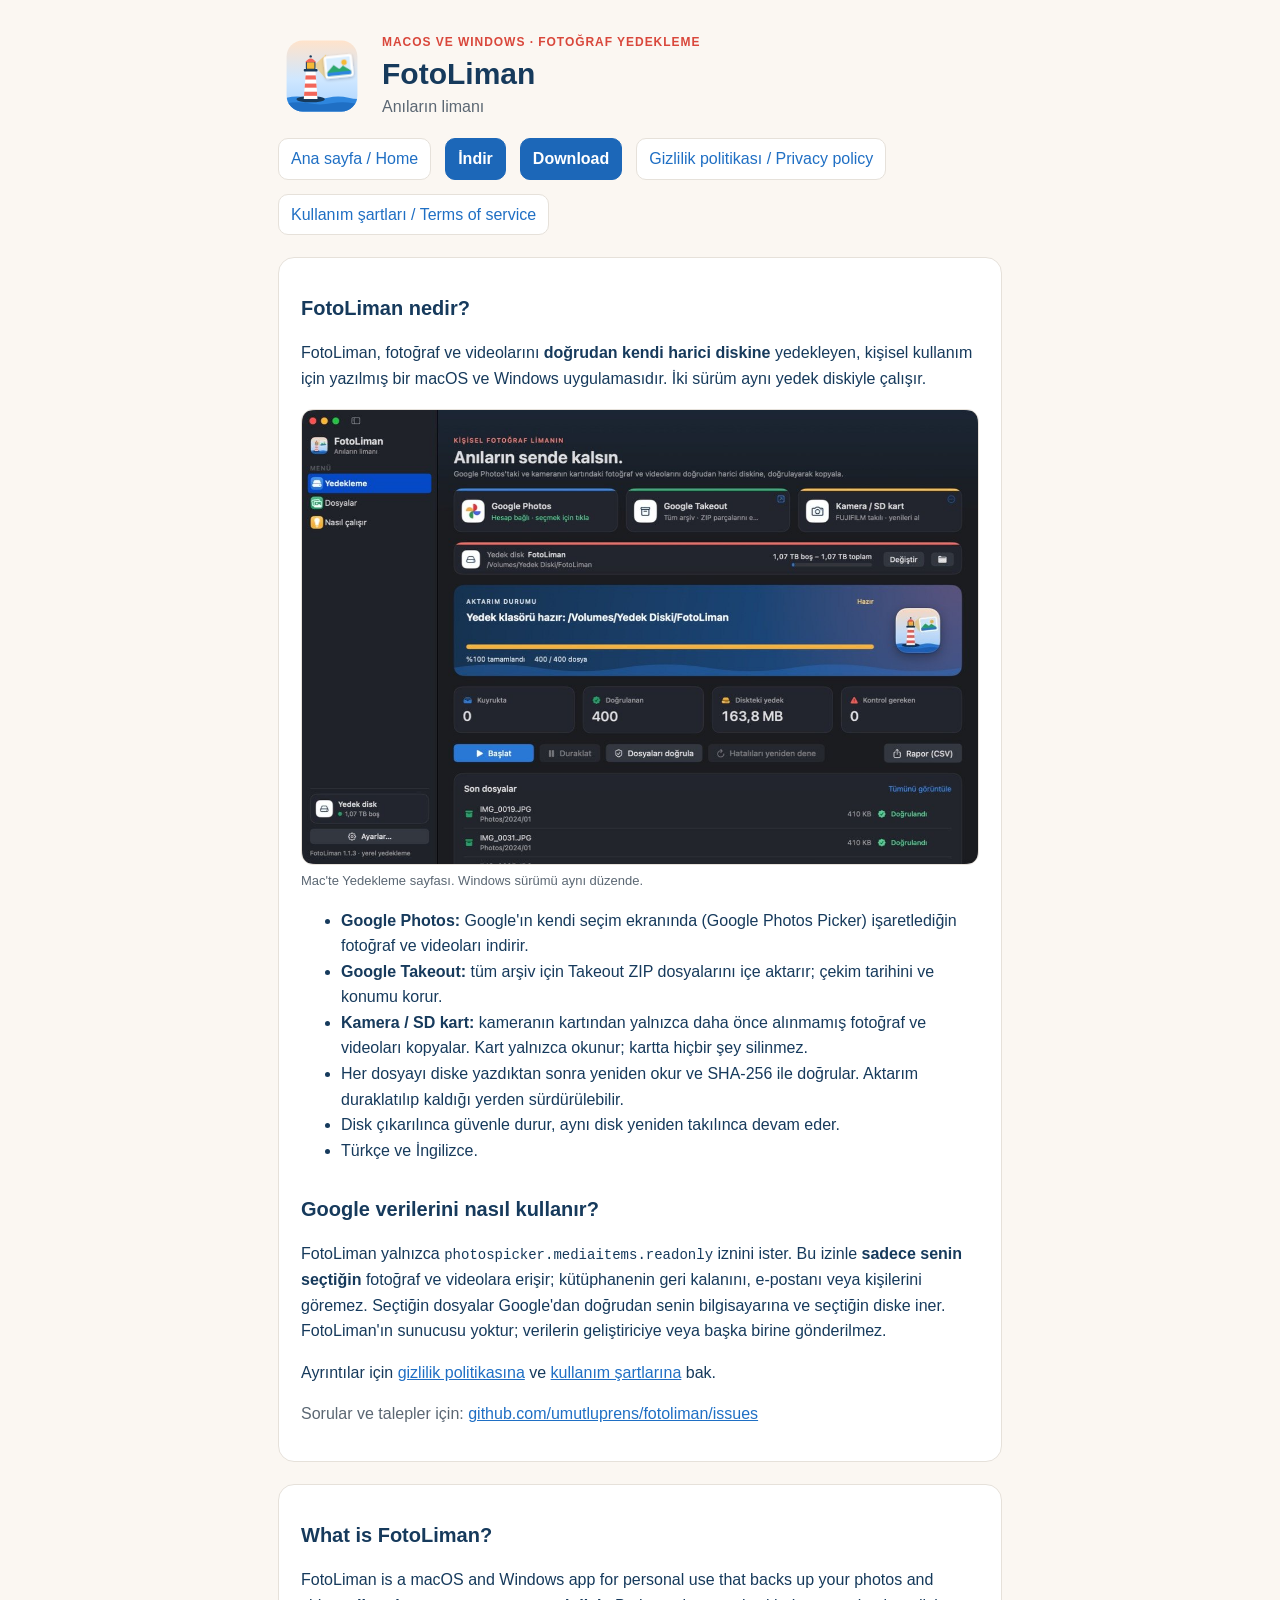
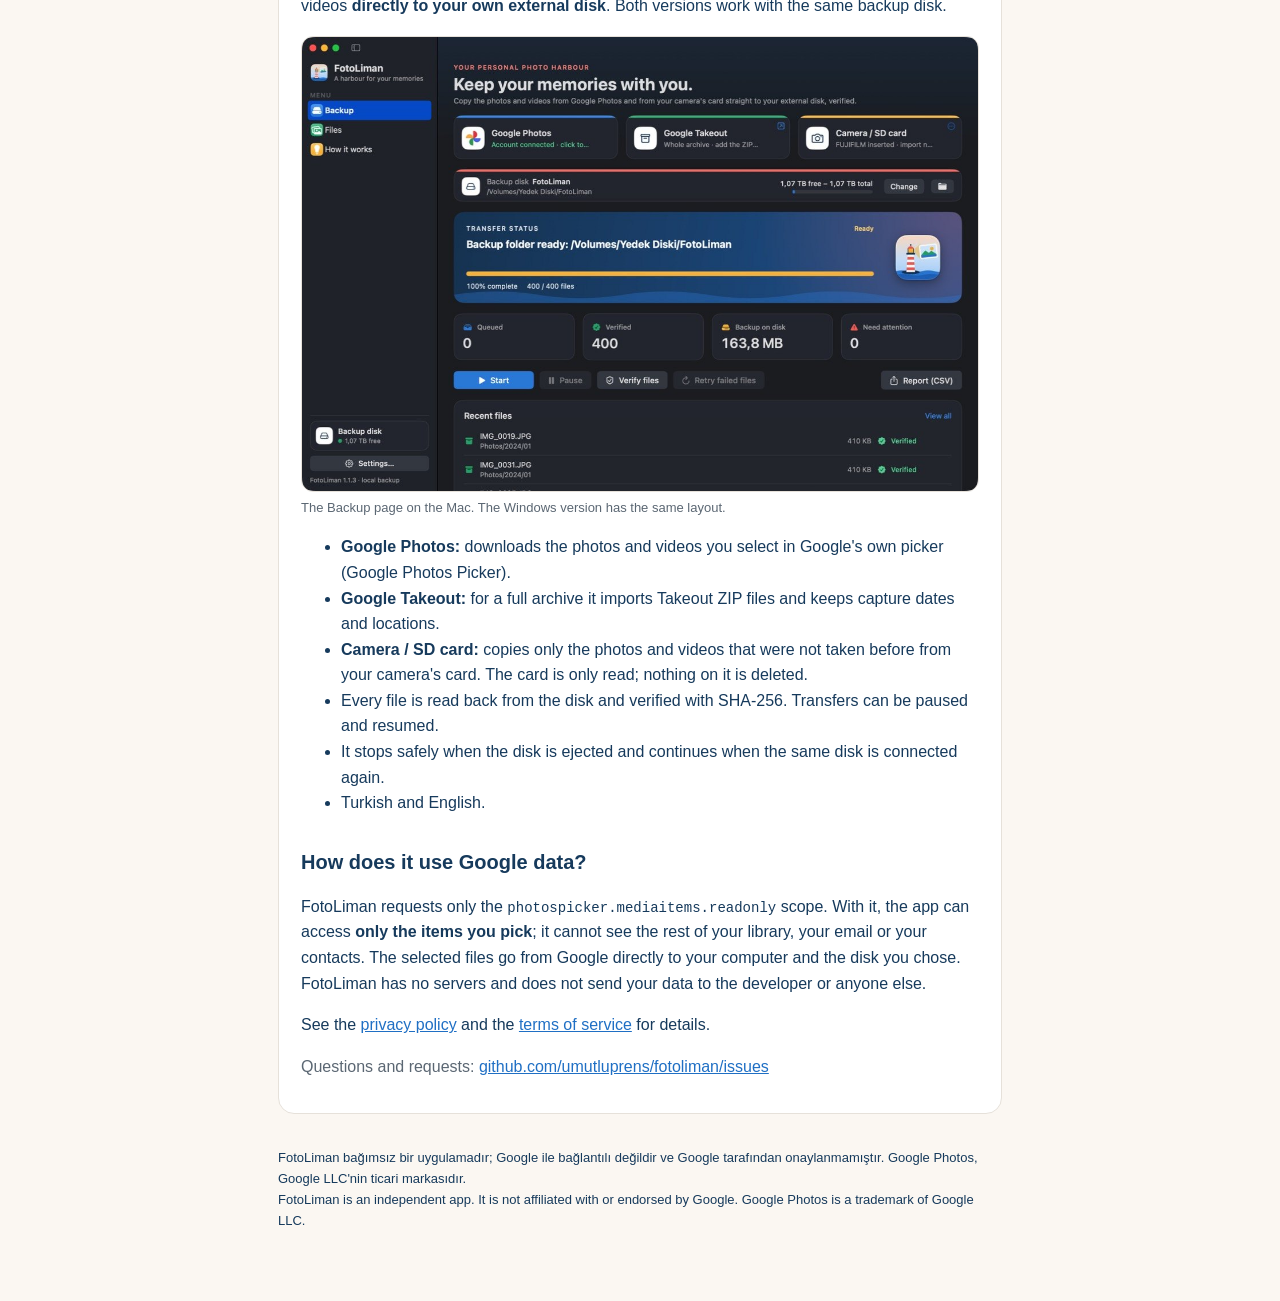
<file: index.html>
<!doctype html>
<html lang="tr">
<head>
<meta charset="utf-8">
<meta name="viewport" content="width=device-width, initial-scale=1">
<title>FotoLiman: fotoğraf yedekleme (macOS ve Windows)</title>
<meta name="description" content="FotoLiman, Google Photos'taki ve kamera kartındaki fotoğraf ve videoları doğrudan harici diske yedekleyen macOS ve Windows uygulaması.">
<link rel="stylesheet" href="style.css">
</head>
<body>
<main>
<header>
<img src="logo.svg" width="88" height="88" alt="FotoLiman logosu">
<div>
<p class="tag">MACOS VE WINDOWS · FOTOĞRAF YEDEKLEME</p>
<h1>FotoLiman</h1>
<p class="muted" style="margin:2px 0 0">Anıların limanı</p>
</div>
</header>
<nav>
<a href="./">Ana sayfa / Home</a>
<a href="indir/" style="background:#1C67B8;color:#fff;border-color:#1C67B8;font-weight:600">İndir</a>
<a href="download/" style="background:#1C67B8;color:#fff;border-color:#1C67B8;font-weight:600">Download</a>
<a href="privacy.html">Gizlilik politikası / Privacy policy</a>
<a href="terms.html">Kullanım şartları / Terms of service</a>
</nav>
<section class="lang" lang="tr">

<h2>FotoLiman nedir?</h2>
<p>FotoLiman, fotoğraf ve videolarını <strong>doğrudan kendi harici diskine</strong> yedekleyen, kişisel kullanım için yazılmış bir macOS ve Windows uygulamasıdır. İki sürüm aynı yedek diskiyle çalışır.</p>
<figure>
<img src="mac-tr.jpg" width="1181" height="792" alt="FotoLiman'ın Yedekleme sayfası: Google Photos, Google Takeout ve Kamera / SD kart düğmeleri, yedek disk, aktarım durumu">
<figcaption>Mac'te Yedekleme sayfası. Windows sürümü aynı düzende.</figcaption>
</figure>
<ul>
<li><strong>Google Photos:</strong> Google'ın kendi seçim ekranında (Google Photos Picker) işaretlediğin fotoğraf ve videoları indirir.</li>
<li><strong>Google Takeout:</strong> tüm arşiv için Takeout ZIP dosyalarını içe aktarır; çekim tarihini ve konumu korur.</li>
<li><strong>Kamera / SD kart:</strong> kameranın kartından yalnızca daha önce alınmamış fotoğraf ve videoları kopyalar. Kart yalnızca okunur; kartta hiçbir şey silinmez.</li>
<li>Her dosyayı diske yazdıktan sonra yeniden okur ve SHA-256 ile doğrular. Aktarım duraklatılıp kaldığı yerden sürdürülebilir.</li>
<li>Disk çıkarılınca güvenle durur, aynı disk yeniden takılınca devam eder.</li>
<li>Türkçe ve İngilizce.</li>
</ul>
<h2>Google verilerini nasıl kullanır?</h2>
<p>FotoLiman yalnızca <code>photospicker.mediaitems.readonly</code> iznini ister. Bu izinle <strong>sadece senin seçtiğin</strong> fotoğraf ve videolara erişir; kütüphanenin geri kalanını, e-postanı veya kişilerini göremez. Seçtiğin dosyalar Google'dan doğrudan senin bilgisayarına ve seçtiğin diske iner. FotoLiman'ın sunucusu yoktur; verilerin geliştiriciye veya başka birine gönderilmez.</p>
<p>Ayrıntılar için <a href="privacy.html">gizlilik politikasına</a> ve <a href="terms.html">kullanım şartlarına</a> bak.</p>
<p class="muted">Sorular ve talepler için: <a href="https://github.com/umutluprens/fotoliman/issues">github.com/umutluprens/fotoliman/issues</a></p>

</section>
<section class="lang" lang="en">

<h2>What is FotoLiman?</h2>
<p>FotoLiman is a macOS and Windows app for personal use that backs up your photos and videos <strong>directly to your own external disk</strong>. Both versions work with the same backup disk.</p>
<figure>
<img src="mac-en.jpg" width="1181" height="792" alt="FotoLiman's Backup page: Google Photos, Google Takeout and Camera / SD card buttons, backup disk and transfer status">
<figcaption>The Backup page on the Mac. The Windows version has the same layout.</figcaption>
</figure>
<ul>
<li><strong>Google Photos:</strong> downloads the photos and videos you select in Google's own picker (Google Photos Picker).</li>
<li><strong>Google Takeout:</strong> for a full archive it imports Takeout ZIP files and keeps capture dates and locations.</li>
<li><strong>Camera / SD card:</strong> copies only the photos and videos that were not taken before from your camera's card. The card is only read; nothing on it is deleted.</li>
<li>Every file is read back from the disk and verified with SHA-256. Transfers can be paused and resumed.</li>
<li>It stops safely when the disk is ejected and continues when the same disk is connected again.</li>
<li>Turkish and English.</li>
</ul>
<h2>How does it use Google data?</h2>
<p>FotoLiman requests only the <code>photospicker.mediaitems.readonly</code> scope. With it, the app can access <strong>only the items you pick</strong>; it cannot see the rest of your library, your email or your contacts. The selected files go from Google directly to your computer and the disk you chose. FotoLiman has no servers and does not send your data to the developer or anyone else.</p>
<p>See the <a href="privacy.html">privacy policy</a> and the <a href="terms.html">terms of service</a> for details.</p>
<p class="muted">Questions and requests: <a href="https://github.com/umutluprens/fotoliman/issues">github.com/umutluprens/fotoliman/issues</a></p>

</section>
<footer>
<p>FotoLiman bağımsız bir uygulamadır; Google ile bağlantılı değildir ve Google tarafından onaylanmamıştır. Google Photos, Google LLC'nin ticari markasıdır.<br>
FotoLiman is an independent app. It is not affiliated with or endorsed by Google. Google Photos is a trademark of Google LLC.</p>
</footer>
</main>
</body>
</html>
</file>
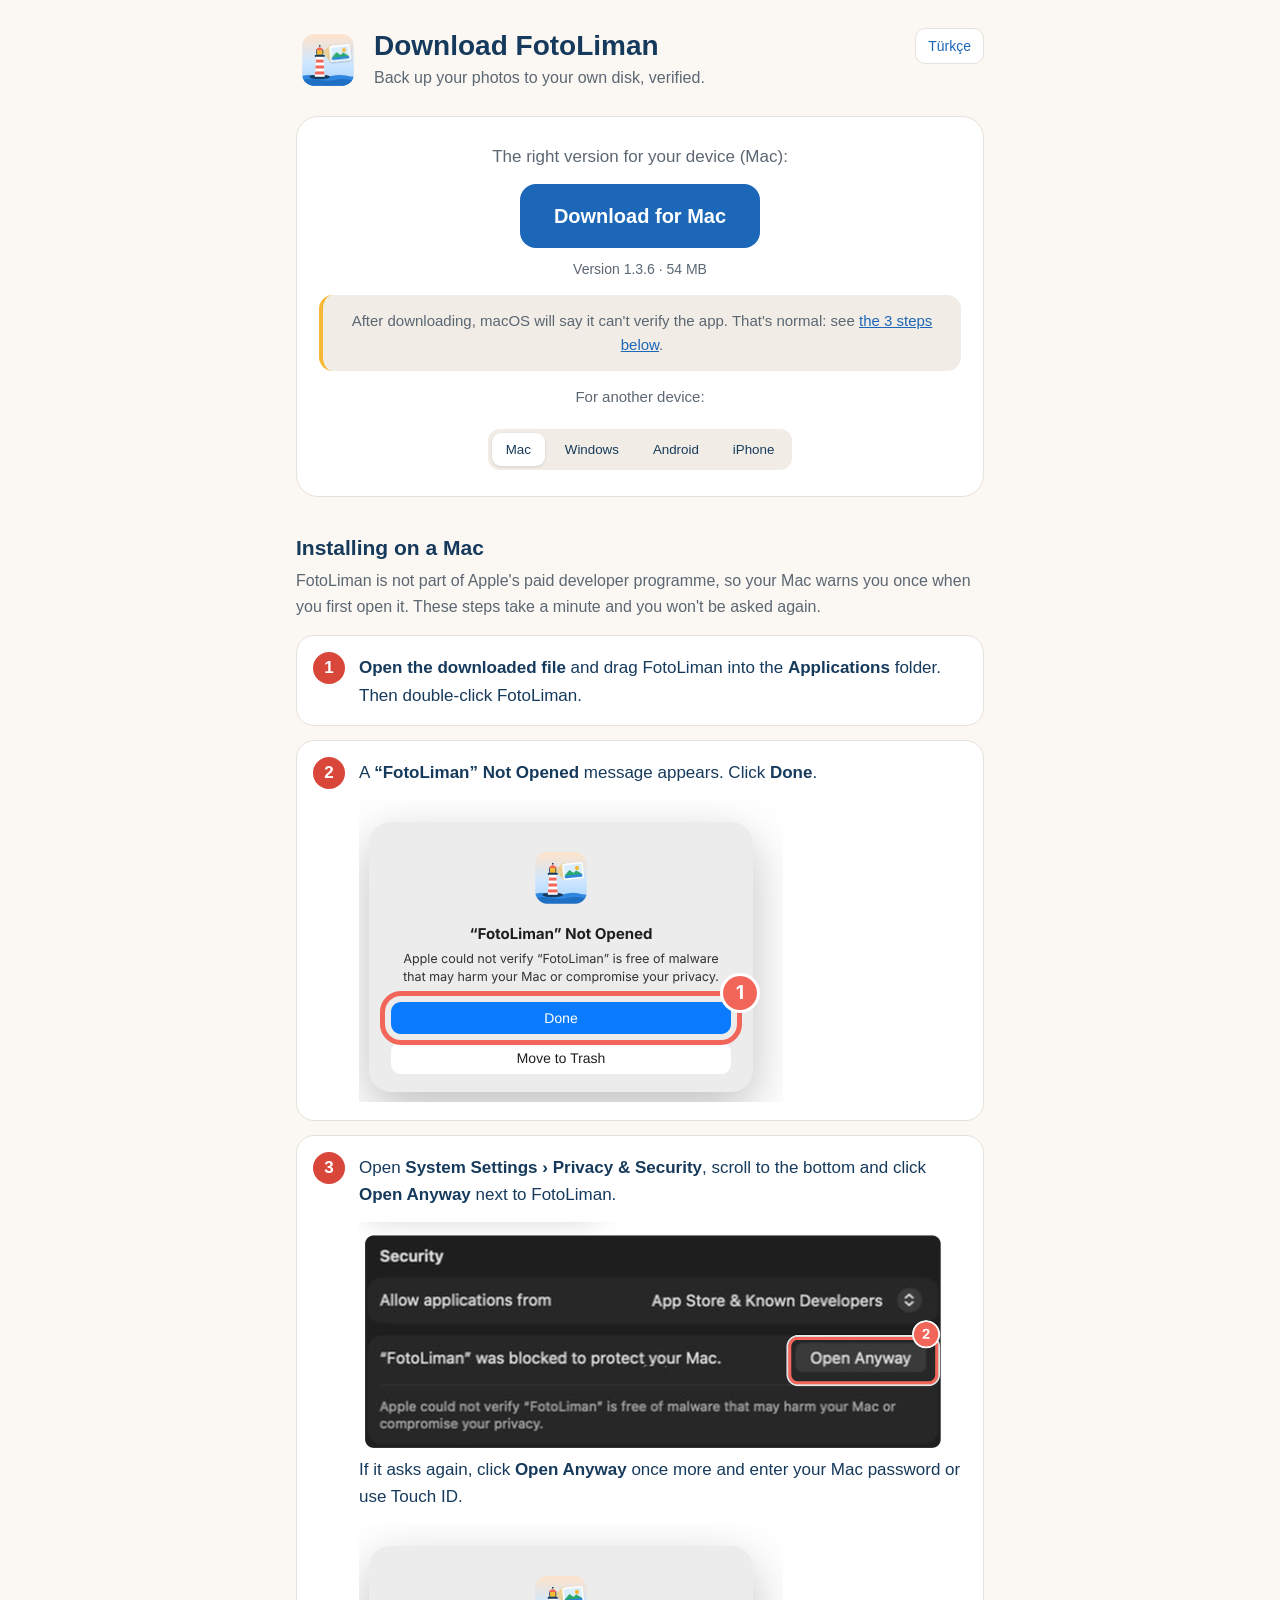
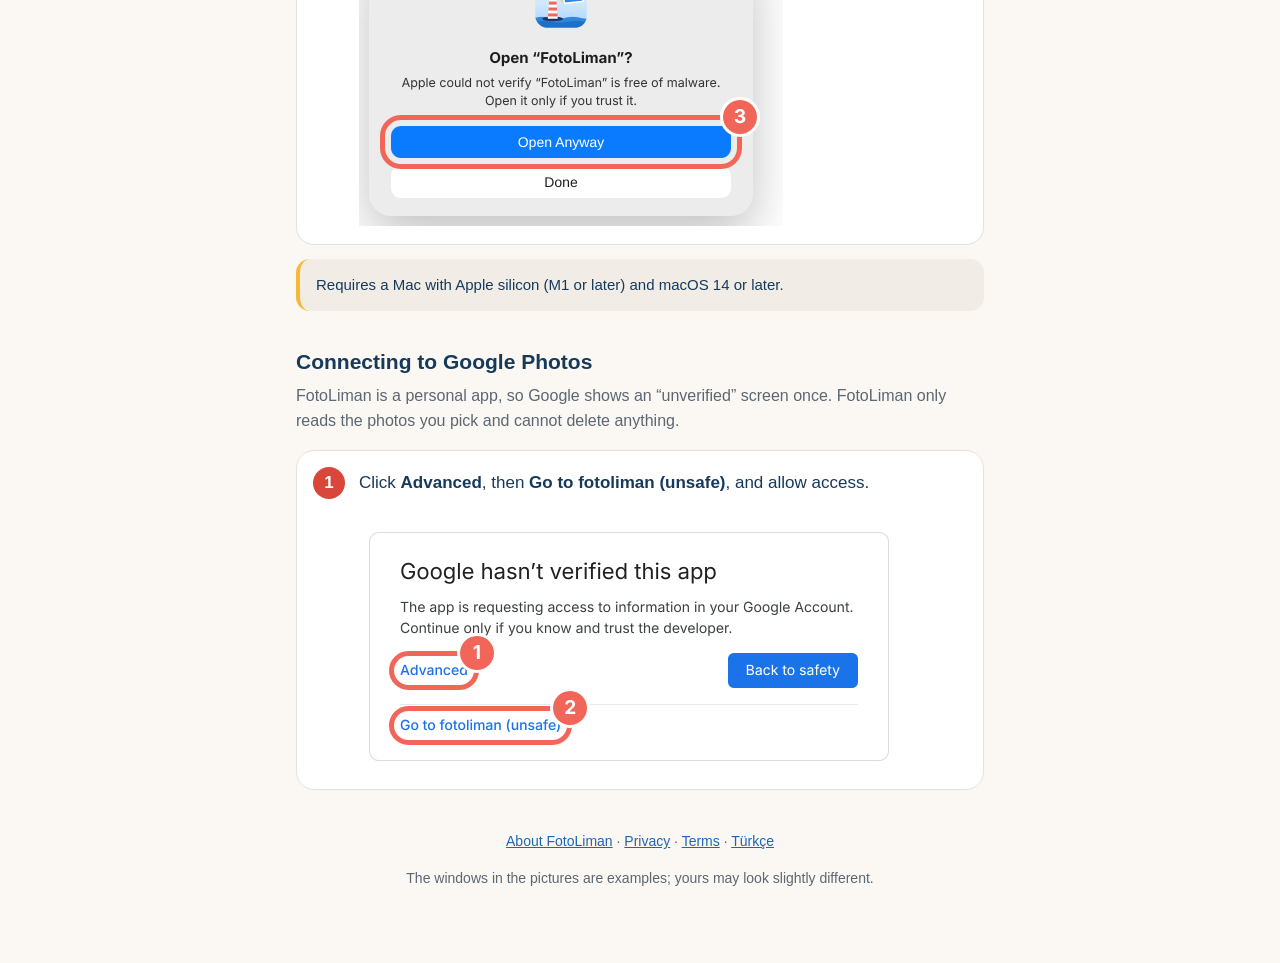
<file: download/index.html>
<!doctype html>
<html lang="en">
<head>
<meta charset="utf-8">
<meta name="viewport" content="width=device-width, initial-scale=1">
<title>Download FotoLiman</title>
<meta name="description" content="Download the latest FotoLiman in one click: Mac, Windows and Android.">
<style>
:root { --ink:#163A5C; --muted:#5B6773; --sea:#1C67B8; --coral:#D9473B; --leaf:#17784B; --bg:#FBF7F2; --card:#FFFFFF; --line:#E6E1DA; --soft:#F1ECE5; }
@media (prefers-color-scheme: dark) {
  :root { --ink:#E8EEF5; --muted:#A7B3C0; --sea:#6CB4F5; --coral:#FF8A7E; --leaf:#5FD39A; --bg:#101B26; --card:#162432; --line:#26384A; --soft:#1B2C3C; }
}
* { box-sizing: border-box; }
body { margin:0; background:var(--bg); color:var(--ink); font:17px/1.6 -apple-system, BlinkMacSystemFont, "Segoe UI", Helvetica, Arial, sans-serif; }
main { max-width: 720px; margin: 0 auto; padding: 28px 16px 60px; }
header { display:flex; gap:14px; align-items:center; }
header img { flex:none; }
.lang { margin-left:auto; align-self:flex-start; font-size:14px; padding:6px 12px; border:1px solid var(--line); border-radius:10px; text-decoration:none; background:var(--card); }
h1 { font-size: 28px; line-height:1.2; margin:0; }
.sub { color:var(--muted); margin:2px 0 0; font-size:16px; }
.hero { background:var(--card); border:1px solid var(--line); border-radius:22px; padding:26px 22px; margin:24px 0 10px; text-align:center; }
.hero p { margin:0 0 14px; color:var(--muted); }
.dl { display:inline-block; background:#1C67B8; color:#fff; text-decoration:none; font-size:20px; font-weight:700; padding:16px 34px; border-radius:16px; }
.dl:hover { filter:brightness(1.08); }
.note { font-size:14px; margin-top:12px !important; padding:10px 14px; border-radius:12px; background:rgba(246,185,53,.16); border-left:4px solid #F6B935; color:var(--ink); }
.meta { font-size:14px; color:var(--muted); margin-top:10px !important; }
.others { margin:14px 0 0; font-size:15px; color:var(--muted); }
.tabs { display:inline-flex; gap:6px; background:var(--soft); padding:4px; border-radius:12px; margin-top:6px; flex-wrap:wrap; justify-content:center; }
.tabs button { border:0; background:transparent; color:var(--ink); font:600 15px/1 inherit; font-family:inherit; padding:9px 14px; border-radius:9px; cursor:pointer; }
.tabs button[aria-pressed="true"] { background:var(--card); box-shadow:0 1px 3px rgba(0,0,0,.12); }
.small { font-size:14px; }
h2 { font-size:21px; margin:34px 0 4px; }
ol.steps { list-style:none; padding:0; margin:16px 0 0; counter-reset:s; }
ol.steps > li { counter-increment:s; background:var(--card); border:1px solid var(--line); border-radius:18px; padding:18px 18px 16px 62px; margin-bottom:14px; position:relative; }
ol.steps > li::before { content:counter(s); position:absolute; left:16px; top:16px; width:32px; height:32px; border-radius:50%; background:var(--coral); color:#fff; font-weight:700; text-align:center; line-height:32px; }
ol.steps b { color:var(--ink); }
figure { margin:14px 0 2px; }
figure img { display:block; max-width:100%; height:auto; }
figcaption { font-size:13px; color:var(--muted); margin-top:4px; }
.note { background:var(--soft); border-radius:14px; padding:14px 16px; font-size:15px; margin-top:14px; }
.ok { color:var(--leaf); font-weight:700; }
.hidden { display:none !important; }
footer { margin-top:40px; font-size:14px; color:var(--muted); text-align:center; }
footer a, a { color:var(--sea); }
@media (max-width:520px){ ol.steps > li { padding-left:18px; padding-top:58px; } }
</style>
</head>
<body>
<main>
<header>
  <img src="../logo.svg" width="64" height="64" alt="FotoLiman logo">
  <div>
    <h1>Download FotoLiman</h1>
    <p class="sub">Back up your photos to your own disk, verified.</p>
  </div>
  <a class="lang" href="../indir/" lang="tr">Türkçe</a>
</header>

<section class="hero" aria-live="polite">
  <p id="detected">The right version for your device:</p>
  <a id="dl" class="dl" href="#">Download</a>
  <p id="meta" class="meta"></p>
  <p id="note" class="note hidden"></p>
  <p id="arm" class="meta small hidden">Snapdragon (ARM) PC? <a id="armlink" href="#">Download this version</a>.</p>
  <p class="others">For another device:</p>
  <div class="tabs" role="group" aria-label="Choose device">
    <button data-os="mac">Mac</button>
    <button data-os="win">Windows</button>
    <button data-os="android">Android</button>
    <button data-os="ios">iPhone</button>
  </div>
</section>

<span id="kurulum"></span>
<!-- MAC -->
<section data-for="mac">
  <h2>Installing on a Mac</h2>
  <p class="sub">FotoLiman is not part of Apple's paid developer programme, so your Mac warns you once when you first open it. These steps take a minute and you won't be asked again.</p>
  <ol class="steps">
    <li><b>Open the downloaded file</b> and drag FotoLiman into the <b>Applications</b> folder. Then double-click FotoLiman.</li>
    <li>A <b>“FotoLiman” Not Opened</b> message appears. Click <b>Done</b>.
      <figure><img src="img/mac1.png" width="424" alt="Mac warning with the Done button highlighted"></figure></li>
    <li>Open <b>System Settings › Privacy &amp; Security</b>, scroll to the bottom and click <b>Open Anyway</b> next to FotoLiman.
      <figure><img src="img/mac2.png" width="600" alt="Privacy and Security with Open Anyway highlighted"></figure>
      If it asks again, click <b>Open Anyway</b> once more and enter your Mac password or use Touch ID.
      <figure><img src="img/mac3.png" width="424" alt="Confirmation with Open Anyway highlighted"></figure></li>
  </ol>
  <p class="note">Requires a Mac with Apple silicon (M1 or later) and macOS 14 or later.</p>
</section>

<!-- WINDOWS -->
<section data-for="win" class="hidden">
  <h2>Installing on Windows</h2>
  <p class="sub">FotoLiman does not carry a paid digital signature, so Windows warns you once the first time you run it.</p>
  <ol class="steps">
    <li><b>Double-click the downloaded file.</b> <span class="small">(You can also open it from your browser's downloads list.)</span></li>
    <li>If the blue <b>“Windows protected your PC”</b> screen appears, click <b>More info</b>, then <b>Run anyway</b>.
      <figure><img src="img/win1.png" width="560" alt="Windows warning with More info highlighted"></figure>
      <figure><img src="img/win2.png" width="560" alt="Windows warning with Run anyway highlighted"></figure></li>
    <li>Click <b>Install</b> (it says <b>Update</b> if an older version is installed). FotoLiman then appears on your desktop and in the Start menu.</li>
  </ol>
  <p class="note">For Wi‑Fi transfers from your phone: when you first open FotoLiman Link, if the firewall asks, tick <b>Private networks</b> and allow it.</p>
</section>

<!-- ANDROID -->
<section data-for="android" class="hidden">
  <h2>Installing on Android</h2>
  <p class="sub">FotoLiman Mobile is not on Google Play; it installs from the file. Your phone asks for permission the first time.</p>
  <ol class="steps">
    <li><b>Wait for the download to finish.</b> <span class="small">(The file is saved in your browser's Downloads folder.)</span></li>
    <li><b>When the download finishes, tap the file.</b> If the phone warns about unknown apps, tap <b>Settings</b>.
      <figure><img src="img/and1.png" width="600" alt="Android warning with Settings highlighted"></figure></li>
    <li>Turn on <b>Allow from this source</b>, then go back.
      <figure><img src="img/and2.png" width="600" alt="Allow from this source highlighted"></figure></li>
    <li>Tap <b>Install</b>. <span class="small">If a Play Protect warning appears, tap <b>More details › Install anyway</b>.</span>
      <figure><img src="img/and3.png" width="600" alt="Install highlighted"></figure></li>
  </ol>
  <p class="note">Android 8 or later. When a new version comes out, download it from the same button and install it over the old one; your settings are kept.</p>
</section>

<!-- IPHONE -->
<section data-for="ios" class="hidden">
  <h2>iPhone</h2>
  <p class="note">Apps can't be installed on an iPhone from a file; Apple doesn't allow it. To back up your iPhone's photos, <b>connect the iPhone to a Mac or Windows PC with a cable</b> and choose it under <b>Camera / SD card</b> in FotoLiman on the computer. The computer download is above.</p>
</section>

<!-- GOOGLE -->
<section data-for="mac win" id="google">
  <h2>Connecting to Google Photos</h2>
  <p class="sub">FotoLiman is a personal app, so Google shows an “unverified” screen once. FotoLiman only reads the photos you pick and cannot delete anything.</p>
  <ol class="steps">
    <li>Click <b>Advanced</b>, then <b>Go to fotoliman (unsafe)</b>, and allow access.
      <figure><img src="img/goo.png" width="560" alt="Google warning with Advanced and the continue link highlighted"></figure></li>
  </ol>
</section>

<footer>
  <p><a href="../">About FotoLiman</a> · <a href="../privacy.html">Privacy</a> · <a href="../terms.html">Terms</a> · <a href="../indir/">Türkçe</a></p>
  <p>The windows in the pictures are examples; yours may look slightly different.</p>
</footer>
</main>

<script>
// The only place to change on a new release: version labels and stable release asset URLs.
var REL = {
  mac:     { name: "Mac",     label: "Download for Mac",     meta: "Version 1.3.6 · 54 MB", url: "https://github.com/umutluprens/fotoliman/releases/download/macos/FotoLiman-Mac.dmg" },
  win:     { name: "Windows", label: "Download for Windows", meta: "Version 1.3.6 · Windows 10 and 11 · 65 MB", url: "https://github.com/umutluprens/fotoliman/releases/download/windows-x64/FotoLiman-Kurulum-Windows.exe" },
  winarm:  { url: "https://github.com/umutluprens/fotoliman/releases/download/windows-arm64/FotoLiman-Kurulum-Windows-ARM.exe" },
  android: { name: "Android", label: "Download for Android", meta: "FotoLiman Mobile 0.2.7 · 4.4 MB", url: "https://github.com/umutluprens/fotoliman/releases/download/android/FotoLiman-Mobil-Android.apk" },
  ios:     { name: "iPhone",  label: "", meta: "", url: "" }
};
function detect() {
  var ua = navigator.userAgent || "";
  if (/Android/i.test(ua)) return "android";
  if (/iPhone|iPad|iPod/i.test(ua) || (/Macintosh/.test(ua) && navigator.maxTouchPoints > 1)) return "ios";
  if (/Mac/i.test(ua)) return "mac";
  if (/Win/i.test(ua)) return "win";
  return "mac";
}
function show(os, auto) {
  var r = REL[os], dl = document.getElementById("dl");
  document.getElementById("detected").textContent = auto ? "The right version for your device (" + r.name + "):" : "For " + r.name + ":";
  if (os === "ios") {
    dl.classList.add("hidden");
    document.getElementById("meta").textContent = "There is no app file for iPhone. See the note below.";
  } else {
    dl.classList.remove("hidden"); dl.textContent = r.label; dl.href = r.url;
    document.getElementById("meta").textContent = r.meta;
  }
  var NOTE = {"mac": "After downloading, macOS will say it can't verify the app. That's normal: see <a href=\"#kurulum\">the 3 steps below</a>.", "win": "Windows may say \"Windows protected your PC\" the first time. That's normal: see <a href=\"#kurulum\">the steps below</a>.", "android": "Your phone asks to allow unknown apps the first time. That's normal: see <a href=\"#kurulum\">the steps below</a>."};
  var note = document.getElementById("note"); note.innerHTML = NOTE[os] || ""; note.classList.toggle("hidden", !NOTE[os]);
  document.getElementById("arm").classList.toggle("hidden", os !== "win");
  document.getElementById("armlink").href = REL.winarm.url;
  document.querySelectorAll("[data-for]").forEach(function (s) {
    s.classList.toggle("hidden", s.getAttribute("data-for").split(" ").indexOf(os) < 0);
  });
  document.querySelectorAll(".tabs button").forEach(function (b) {
    b.setAttribute("aria-pressed", b.getAttribute("data-os") === os ? "true" : "false");
  });
}
document.querySelectorAll(".tabs button").forEach(function (b) {
  b.addEventListener("click", function () { show(b.getAttribute("data-os"), false); });
});
show(detect(), true);
</script>
</body>
</html>
</file>
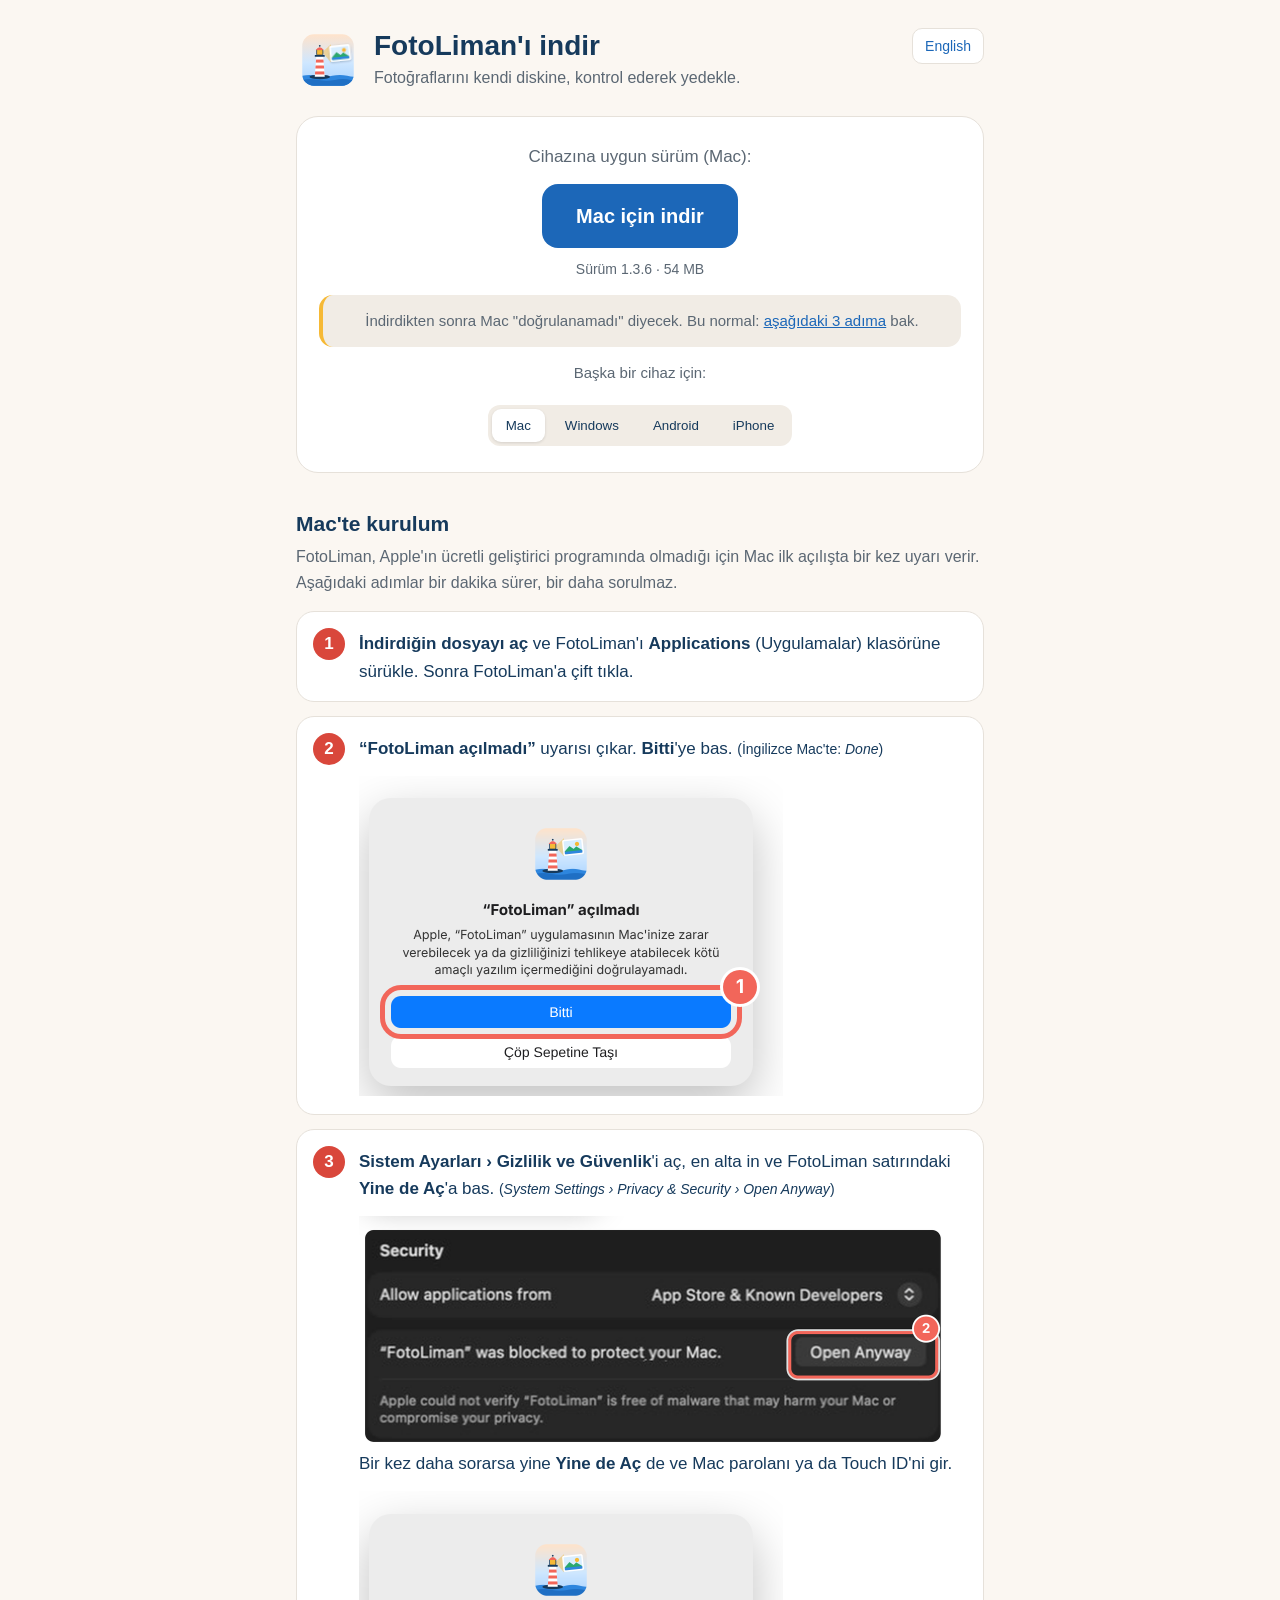
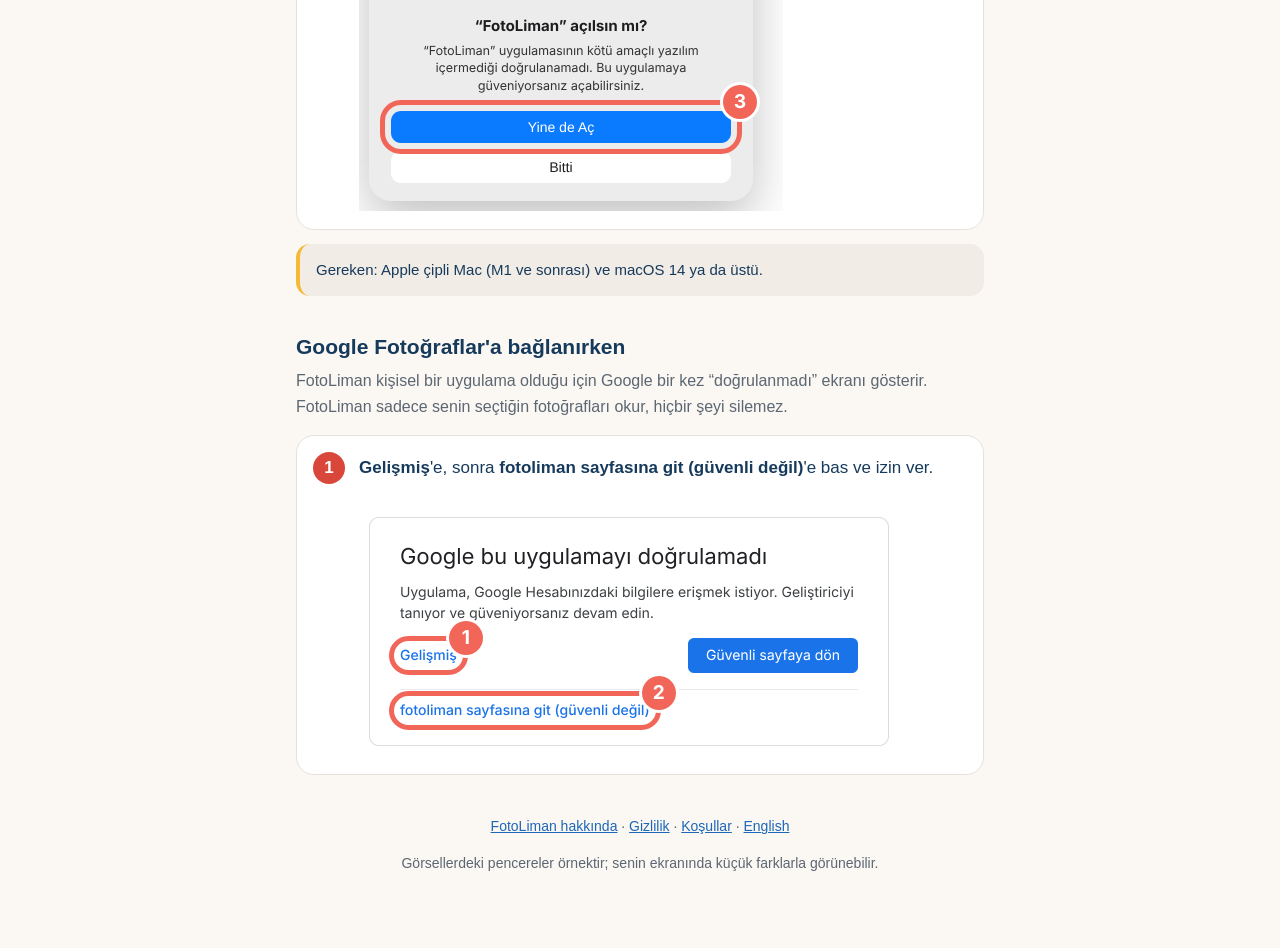
<file: indir/index.html>
<!doctype html>
<html lang="tr">
<head>
<meta charset="utf-8">
<meta name="viewport" content="width=device-width, initial-scale=1">
<title>FotoLiman'ı indir</title>
<meta name="description" content="FotoLiman'ın son sürümünü tek tıkla indir: Mac, Windows ve Android.">
<style>
:root { --ink:#163A5C; --muted:#5B6773; --sea:#1C67B8; --coral:#D9473B; --leaf:#17784B; --bg:#FBF7F2; --card:#FFFFFF; --line:#E6E1DA; --soft:#F1ECE5; }
@media (prefers-color-scheme: dark) {
  :root { --ink:#E8EEF5; --muted:#A7B3C0; --sea:#6CB4F5; --coral:#FF8A7E; --leaf:#5FD39A; --bg:#101B26; --card:#162432; --line:#26384A; --soft:#1B2C3C; }
}
* { box-sizing: border-box; }
body { margin:0; background:var(--bg); color:var(--ink); font:17px/1.6 -apple-system, BlinkMacSystemFont, "Segoe UI", Helvetica, Arial, sans-serif; }
main { max-width: 720px; margin: 0 auto; padding: 28px 16px 60px; }
header { display:flex; gap:14px; align-items:center; }
header img { flex:none; }
.lang { margin-left:auto; align-self:flex-start; font-size:14px; padding:6px 12px; border:1px solid var(--line); border-radius:10px; text-decoration:none; background:var(--card); }
h1 { font-size: 28px; line-height:1.2; margin:0; }
.sub { color:var(--muted); margin:2px 0 0; font-size:16px; }
.hero { background:var(--card); border:1px solid var(--line); border-radius:22px; padding:26px 22px; margin:24px 0 10px; text-align:center; }
.hero p { margin:0 0 14px; color:var(--muted); }
.dl { display:inline-block; background:#1C67B8; color:#fff; text-decoration:none; font-size:20px; font-weight:700; padding:16px 34px; border-radius:16px; }
.dl:hover { filter:brightness(1.08); }
.note { font-size:14px; margin-top:12px !important; padding:10px 14px; border-radius:12px; background:rgba(246,185,53,.16); border-left:4px solid #F6B935; color:var(--ink); }
.meta { font-size:14px; color:var(--muted); margin-top:10px !important; }
.others { margin:14px 0 0; font-size:15px; color:var(--muted); }
.tabs { display:inline-flex; gap:6px; background:var(--soft); padding:4px; border-radius:12px; margin-top:6px; flex-wrap:wrap; justify-content:center; }
.tabs button { border:0; background:transparent; color:var(--ink); font:600 15px/1 inherit; font-family:inherit; padding:9px 14px; border-radius:9px; cursor:pointer; }
.tabs button[aria-pressed="true"] { background:var(--card); box-shadow:0 1px 3px rgba(0,0,0,.12); }
.small { font-size:14px; }
h2 { font-size:21px; margin:34px 0 4px; }
ol.steps { list-style:none; padding:0; margin:16px 0 0; counter-reset:s; }
ol.steps > li { counter-increment:s; background:var(--card); border:1px solid var(--line); border-radius:18px; padding:18px 18px 16px 62px; margin-bottom:14px; position:relative; }
ol.steps > li::before { content:counter(s); position:absolute; left:16px; top:16px; width:32px; height:32px; border-radius:50%; background:var(--coral); color:#fff; font-weight:700; text-align:center; line-height:32px; }
ol.steps b { color:var(--ink); }
figure { margin:14px 0 2px; }
figure img { display:block; max-width:100%; height:auto; }
figcaption { font-size:13px; color:var(--muted); margin-top:4px; }
.note { background:var(--soft); border-radius:14px; padding:14px 16px; font-size:15px; margin-top:14px; }
.ok { color:var(--leaf); font-weight:700; }
.hidden { display:none !important; }
footer { margin-top:40px; font-size:14px; color:var(--muted); text-align:center; }
footer a, a { color:var(--sea); }
@media (max-width:520px){ ol.steps > li { padding-left:18px; padding-top:58px; } }
</style>
</head>
<body>
<main>
<header>
  <img src="../logo.svg" width="64" height="64" alt="FotoLiman logosu">
  <div>
    <h1>FotoLiman'ı indir</h1>
    <p class="sub">Fotoğraflarını kendi diskine, kontrol ederek yedekle.</p>
  </div>
  <a class="lang" href="../download/" lang="en">English</a>
</header>

<section class="hero" aria-live="polite">
  <p id="detected">Cihazına uygun sürüm:</p>
  <a id="dl" class="dl" href="#">İndir</a>
  <p id="meta" class="meta"></p>
  <p id="note" class="note hidden"></p>
  <p id="arm" class="meta small hidden">Snapdragon (ARM işlemcili) bilgisayar mı? <a id="armlink" href="#">Bu sürümü indir</a>.</p>
  <p class="others">Başka bir cihaz için:</p>
  <div class="tabs" role="group" aria-label="Cihaz seç">
    <button data-os="mac">Mac</button>
    <button data-os="win">Windows</button>
    <button data-os="android">Android</button>
    <button data-os="ios">iPhone</button>
  </div>
</section>

<span id="kurulum"></span>
<!-- MAC -->
<section data-for="mac">
  <h2>Mac'te kurulum</h2>
  <p class="sub">FotoLiman, Apple'ın ücretli geliştirici programında olmadığı için Mac ilk açılışta bir kez uyarı verir. Aşağıdaki adımlar bir dakika sürer, bir daha sorulmaz.</p>
  <ol class="steps">
    <li><b>İndirdiğin dosyayı aç</b> ve FotoLiman'ı <b>Applications</b> (Uygulamalar) klasörüne sürükle. Sonra FotoLiman'a çift tıkla.</li>
    <li><b>“FotoLiman açılmadı”</b> uyarısı çıkar. <b>Bitti</b>'ye bas. <span class="small">(İngilizce Mac'te: <i>Done</i>)</span>
      <figure><img src="img/mac1.png" width="424" alt="Mac uyarısı: Bitti düğmesi işaretli"></figure></li>
    <li><b>Sistem Ayarları › Gizlilik ve Güvenlik</b>'i aç, en alta in ve FotoLiman satırındaki <b>Yine de Aç</b>'a bas. <span class="small">(<i>System Settings › Privacy &amp; Security › Open Anyway</i>)</span>
      <figure><img src="img/mac2.png" width="600" alt="Gizlilik ve Güvenlik ekranı: Yine de Aç düğmesi işaretli"></figure>
      Bir kez daha sorarsa yine <b>Yine de Aç</b> de ve Mac parolanı ya da Touch ID'ni gir.
      <figure><img src="img/mac3.png" width="424" alt="Onay penceresi: Yine de Aç düğmesi işaretli"></figure></li>
  </ol>
  <p class="note">Gereken: Apple çipli Mac (M1 ve sonrası) ve macOS 14 ya da üstü.</p>
</section>

<!-- WINDOWS -->
<section data-for="win" class="hidden">
  <h2>Windows'ta kurulum</h2>
  <p class="sub">FotoLiman ücretli bir dijital imza taşımadığı için Windows ilk çalıştırmada bir kez uyarı verir.</p>
  <ol class="steps">
    <li><b>İndirdiğin dosyaya çift tıkla.</b> <span class="small">(Tarayıcının indirilenler listesinden de açabilirsin.)</span></li>
    <li><b>“Windows bilgisayarınızı korudu”</b> mavi ekranı çıkarsa önce <b>Ek bilgi</b>'ye, sonra <b>Yine de çalıştır</b>'a bas.
      <figure><img src="img/win1.png" width="560" alt="Windows uyarısı: Ek bilgi işaretli"></figure>
      <figure><img src="img/win2.png" width="560" alt="Windows uyarısı: Yine de çalıştır işaretli"></figure></li>
    <li><b>Kur</b>'a bas (eski sürüm varsa düğme <b>Güncelle</b> yazar). Bitince FotoLiman masaüstünde ve Başlat menüsünde olur.</li>
  </ol>
  <p class="note">Telefondan Wi‑Fi ile aktarım için FotoLiman Link'i ilk açtığında güvenlik duvarı sorarsa <b>Özel ağlar</b>'ı işaretleyip izin ver.</p>
</section>

<!-- ANDROID -->
<section data-for="android" class="hidden">
  <h2>Android'de kurulum</h2>
  <p class="sub">FotoLiman Mobil Google Play'de değil; dosyadan kurulur. Telefon ilk seferde bir izin ister.</p>
  <ol class="steps">
    <li><b>İndirme başlayınca tamamlanmasını bekle.</b> <span class="small">(Dosya tarayıcının İndirilenler klasörüne iner.)</span></li>
    <li><b>İndirme bitince dosyaya dokun.</b> Telefon “bilinmeyen uygulamalar” uyarısı verirse <b>Ayarlar</b>'a dokun.
      <figure><img src="img/and1.png" width="600" alt="Android uyarısı: Ayarlar işaretli"></figure></li>
    <li><b>Bu kaynaktan izin ver</b> düğmesini aç, sonra geri dön.
      <figure><img src="img/and2.png" width="600" alt="Bu kaynaktan izin ver düğmesi işaretli"></figure></li>
    <li><b>Yükle</b>'ye dokun. <span class="small">“Play Protect” uyarısı çıkarsa <b>Ayrıntılar › Yine de yükle</b>.</span>
      <figure><img src="img/and3.png" width="600" alt="Yükle düğmesi işaretli"></figure></li>
  </ol>
  <p class="note">Android 8 ve üstü. Yeni sürüm çıktığında aynı düğmeden indirip üzerine kurman yeterli; ayarların korunur.</p>
</section>

<!-- IPHONE -->
<section data-for="ios" class="hidden">
  <h2>iPhone</h2>
  <p class="note">iPhone'a uygulama dosyadan kurulamıyor; Apple buna izin vermiyor. iPhone'undaki fotoğrafları yedeklemek için <b>iPhone'u kabloyla Mac ya da Windows bilgisayara tak</b> ve bilgisayardaki FotoLiman'da <b>Kamera / SD kart</b> bölümünden iPhone'u seç. Bilgisayar için indirme düğmesi yukarıda.</p>
</section>

<!-- GOOGLE -->
<section data-for="mac win" id="google">
  <h2>Google Fotoğraflar'a bağlanırken</h2>
  <p class="sub">FotoLiman kişisel bir uygulama olduğu için Google bir kez “doğrulanmadı” ekranı gösterir. FotoLiman sadece senin seçtiğin fotoğrafları okur, hiçbir şeyi silemez.</p>
  <ol class="steps">
    <li><b>Gelişmiş</b>'e, sonra <b>fotoliman sayfasına git (güvenli değil)</b>'e bas ve izin ver.
      <figure><img src="img/goo.png" width="560" alt="Google uyarısı: Gelişmiş ve devam bağlantısı işaretli"></figure></li>
  </ol>
</section>

<footer>
  <p><a href="../">FotoLiman hakkında</a> · <a href="../privacy.html">Gizlilik</a> · <a href="../terms.html">Koşullar</a> · <a href="../download/">English</a></p>
  <p>Görsellerdeki pencereler örnektir; senin ekranında küçük farklarla görünebilir.</p>
</footer>
</main>

<script>
// The only place to change on a new release: version labels and stable release asset URLs.
var REL = {
  mac:     { name: "Mac",     label: "Mac için indir",     meta: "Sürüm 1.3.6 · 54 MB", url: "https://github.com/umutluprens/fotoliman/releases/download/macos/FotoLiman-Mac.dmg" },
  win:     { name: "Windows", label: "Windows için indir", meta: "Sürüm 1.3.6 · Windows 10 ve 11 · 65 MB", url: "https://github.com/umutluprens/fotoliman/releases/download/windows-x64/FotoLiman-Kurulum-Windows.exe" },
  winarm:  { url: "https://github.com/umutluprens/fotoliman/releases/download/windows-arm64/FotoLiman-Kurulum-Windows-ARM.exe" },
  android: { name: "Android", label: "Android için indir", meta: "FotoLiman Mobil 0.2.7 · 4,4 MB", url: "https://github.com/umutluprens/fotoliman/releases/download/android/FotoLiman-Mobil-Android.apk" },
  ios:     { name: "iPhone",  label: "", meta: "", url: "" }
};
function detect() {
  var ua = navigator.userAgent || "";
  if (/Android/i.test(ua)) return "android";
  if (/iPhone|iPad|iPod/i.test(ua) || (/Macintosh/.test(ua) && navigator.maxTouchPoints > 1)) return "ios";
  if (/Mac/i.test(ua)) return "mac";
  if (/Win/i.test(ua)) return "win";
  return "mac";
}
function show(os, auto) {
  var r = REL[os], dl = document.getElementById("dl");
  document.getElementById("detected").textContent = auto ? "Cihazına uygun sürüm (" + r.name + "):" : r.name + " için:";
  if (os === "ios") {
    dl.classList.add("hidden");
    document.getElementById("meta").textContent = "iPhone için uygulama dosyası yok. Aşağıdaki açıklamaya bak.";
  } else {
    dl.classList.remove("hidden"); dl.textContent = r.label; dl.href = r.url;
    document.getElementById("meta").textContent = r.meta;
  }
  var NOTE = {"mac": "İndirdikten sonra Mac \"doğrulanamadı\" diyecek. Bu normal: <a href=\"#kurulum\">aşağıdaki 3 adıma</a> bak.", "win": "Windows ilk açılışta \"Windows bilgisayarınızı korudu\" diyebilir. Bu normal: <a href=\"#kurulum\">aşağıdaki adımlara</a> bak.", "android": "Telefon ilk seferde bilinmeyen uygulama izni ister. Bu normal: <a href=\"#kurulum\">aşağıdaki adımlara</a> bak."};
  var note = document.getElementById("note"); note.innerHTML = NOTE[os] || ""; note.classList.toggle("hidden", !NOTE[os]);
  document.getElementById("arm").classList.toggle("hidden", os !== "win");
  document.getElementById("armlink").href = REL.winarm.url;
  document.querySelectorAll("[data-for]").forEach(function (s) {
    s.classList.toggle("hidden", s.getAttribute("data-for").split(" ").indexOf(os) < 0);
  });
  document.querySelectorAll(".tabs button").forEach(function (b) {
    b.setAttribute("aria-pressed", b.getAttribute("data-os") === os ? "true" : "false");
  });
}
document.querySelectorAll(".tabs button").forEach(function (b) {
  b.addEventListener("click", function () { show(b.getAttribute("data-os"), false); });
});
show(detect(), true);
</script>
</body>
</html>
</file>
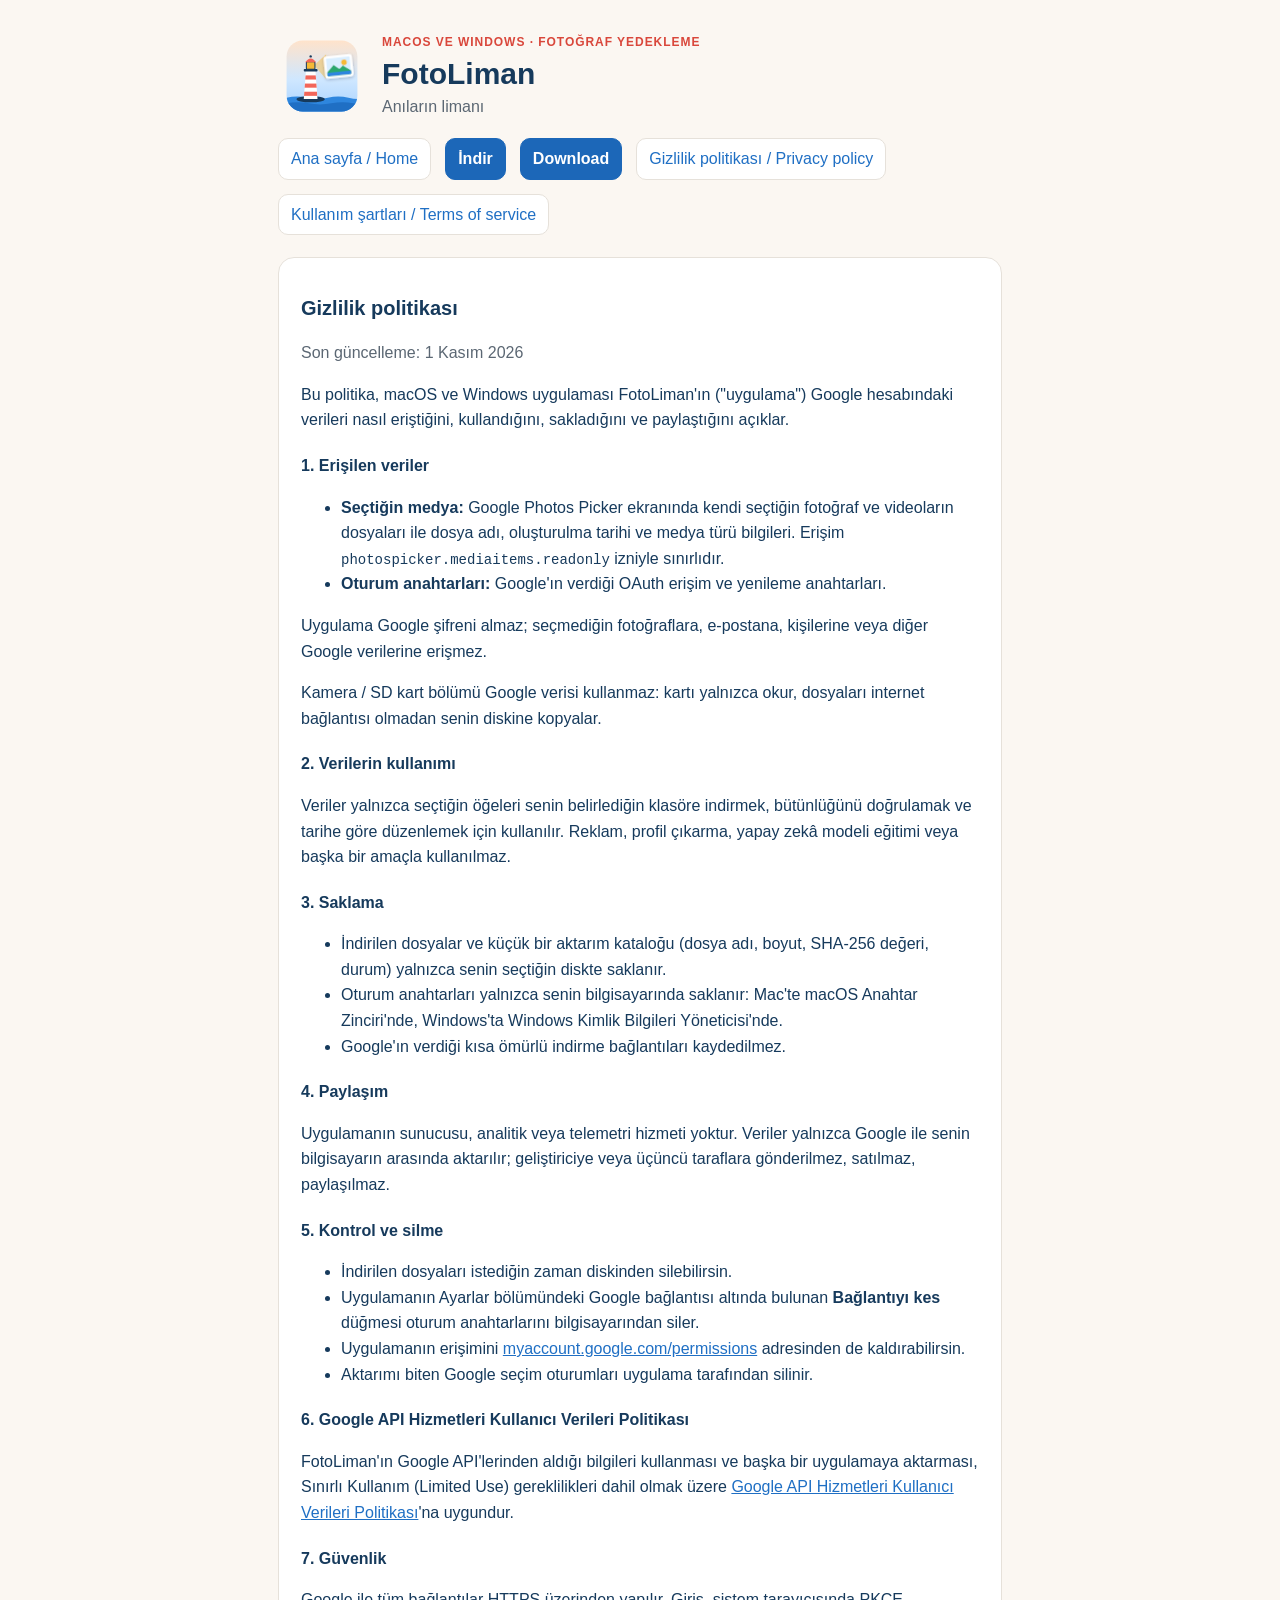
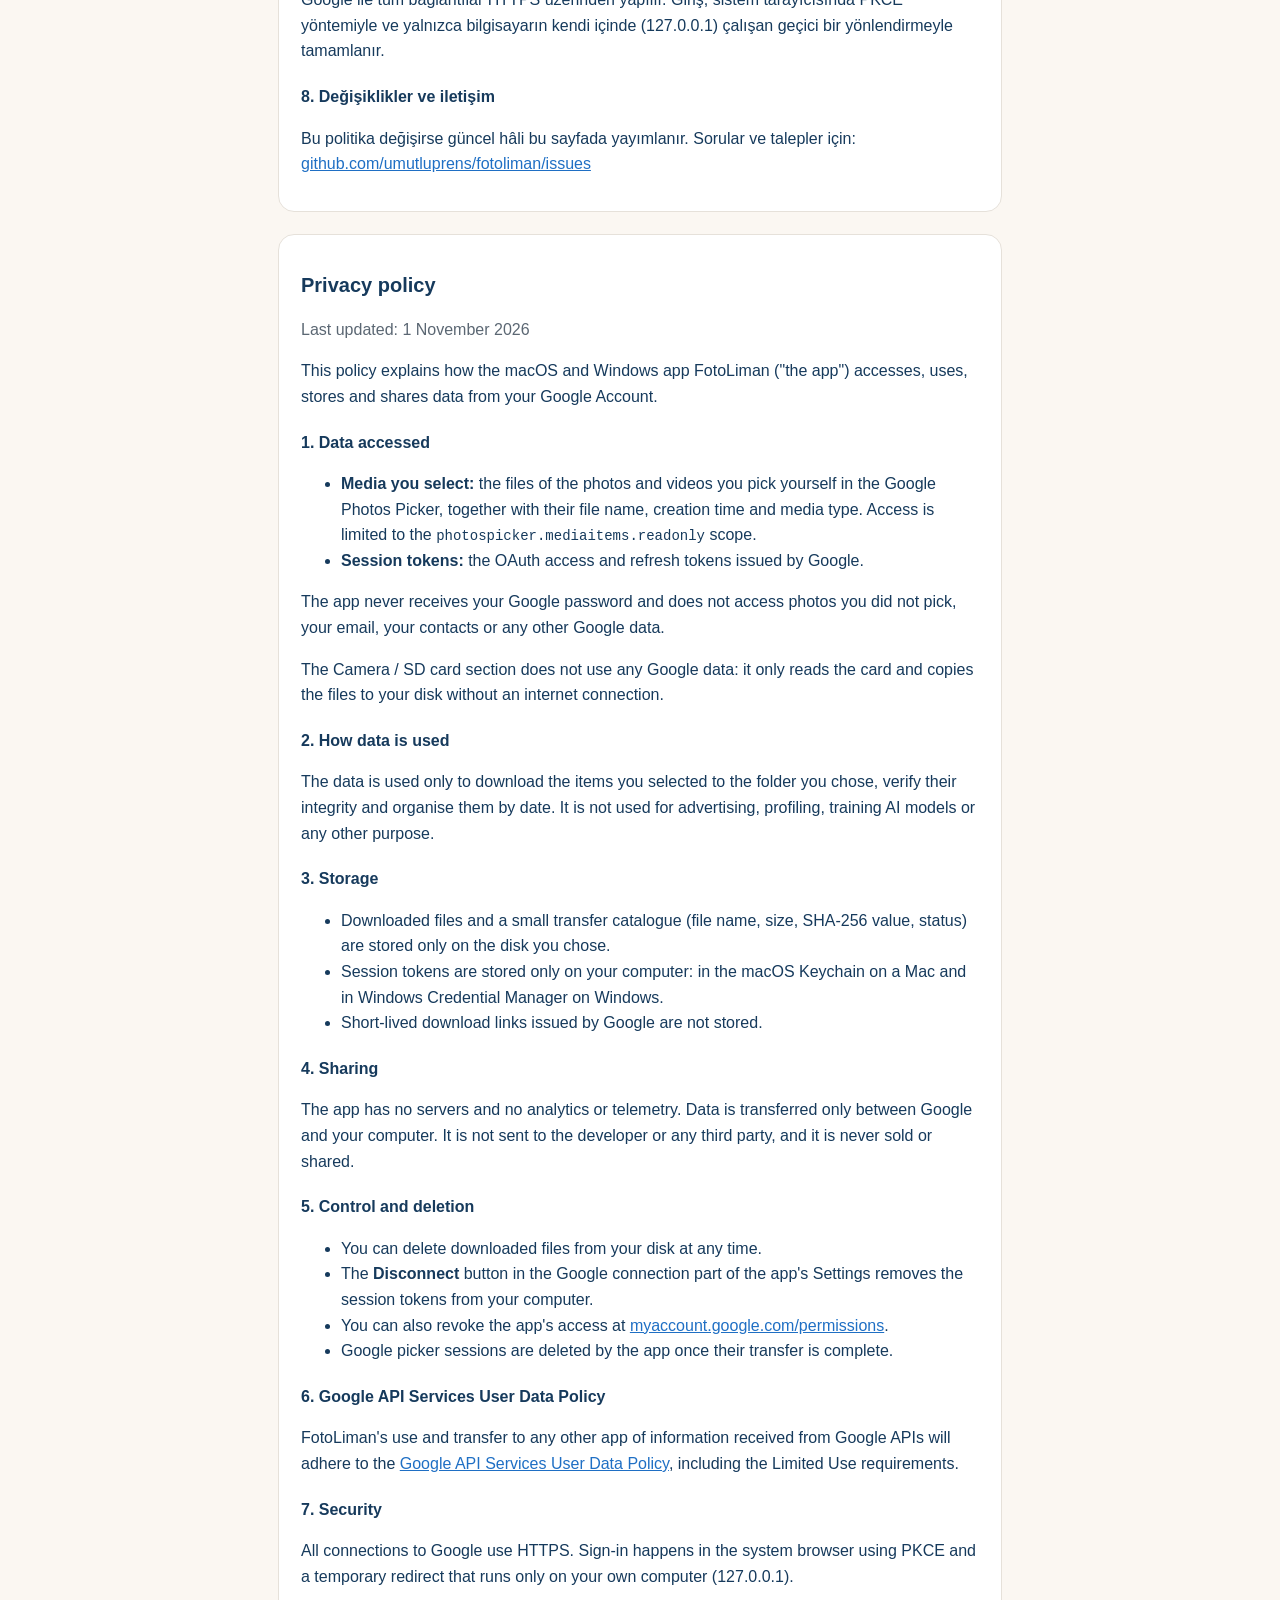
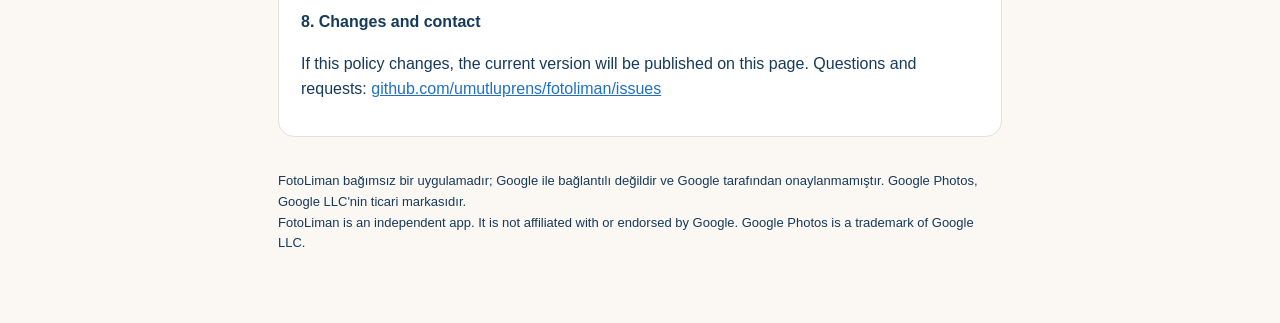
<file: privacy.html>
<!doctype html>
<html lang="tr">
<head>
<meta charset="utf-8">
<meta name="viewport" content="width=device-width, initial-scale=1">
<title>FotoLiman gizlilik politikası / Privacy policy</title>
<meta name="description" content="FotoLiman'ın Google kullanıcı verilerini nasıl işlediği.">
<link rel="stylesheet" href="style.css">
</head>
<body>
<main>
<header>
<img src="logo.svg" width="88" height="88" alt="FotoLiman logosu">
<div>
<p class="tag">MACOS VE WINDOWS · FOTOĞRAF YEDEKLEME</p>
<h1>FotoLiman</h1>
<p class="muted" style="margin:2px 0 0">Anıların limanı</p>
</div>
</header>
<nav>
<a href="./">Ana sayfa / Home</a>
<a href="indir/" style="background:#1C67B8;color:#fff;border-color:#1C67B8;font-weight:600">İndir</a>
<a href="download/" style="background:#1C67B8;color:#fff;border-color:#1C67B8;font-weight:600">Download</a>
<a href="privacy.html">Gizlilik politikası / Privacy policy</a>
<a href="terms.html">Kullanım şartları / Terms of service</a>
</nav>
<section class="lang" lang="tr">

<h2>Gizlilik politikası</h2>
<p class="muted">Son güncelleme: 1 Kasım 2026</p>
<p>Bu politika, macOS ve Windows uygulaması FotoLiman'ın ("uygulama") Google hesabındaki verileri nasıl eriştiğini, kullandığını, sakladığını ve paylaştığını açıklar.</p>
<h3>1. Erişilen veriler</h3>
<ul>
<li><strong>Seçtiğin medya:</strong> Google Photos Picker ekranında kendi seçtiğin fotoğraf ve videoların dosyaları ile dosya adı, oluşturulma tarihi ve medya türü bilgileri. Erişim <code>photospicker.mediaitems.readonly</code> izniyle sınırlıdır.</li>
<li><strong>Oturum anahtarları:</strong> Google'ın verdiği OAuth erişim ve yenileme anahtarları.</li>
</ul>
<p>Uygulama Google şifreni almaz; seçmediğin fotoğraflara, e-postana, kişilerine veya diğer Google verilerine erişmez.</p>
<p>Kamera / SD kart bölümü Google verisi kullanmaz: kartı yalnızca okur, dosyaları internet bağlantısı olmadan senin diskine kopyalar.</p>
<h3>2. Verilerin kullanımı</h3>
<p>Veriler yalnızca seçtiğin öğeleri senin belirlediğin klasöre indirmek, bütünlüğünü doğrulamak ve tarihe göre düzenlemek için kullanılır. Reklam, profil çıkarma, yapay zekâ modeli eğitimi veya başka bir amaçla kullanılmaz.</p>
<h3>3. Saklama</h3>
<ul>
<li>İndirilen dosyalar ve küçük bir aktarım kataloğu (dosya adı, boyut, SHA-256 değeri, durum) yalnızca senin seçtiğin diskte saklanır.</li>
<li>Oturum anahtarları yalnızca senin bilgisayarında saklanır: Mac'te macOS Anahtar Zinciri'nde, Windows'ta Windows Kimlik Bilgileri Yöneticisi'nde.</li>
<li>Google'ın verdiği kısa ömürlü indirme bağlantıları kaydedilmez.</li>
</ul>
<h3>4. Paylaşım</h3>
<p>Uygulamanın sunucusu, analitik veya telemetri hizmeti yoktur. Veriler yalnızca Google ile senin bilgisayarın arasında aktarılır; geliştiriciye veya üçüncü taraflara gönderilmez, satılmaz, paylaşılmaz.</p>
<h3>5. Kontrol ve silme</h3>
<ul>
<li>İndirilen dosyaları istediğin zaman diskinden silebilirsin.</li>
<li>Uygulamanın Ayarlar bölümündeki Google bağlantısı altında bulunan <strong>Bağlantıyı kes</strong> düğmesi oturum anahtarlarını bilgisayarından siler.</li>
<li>Uygulamanın erişimini <a href="https://myaccount.google.com/permissions">myaccount.google.com/permissions</a> adresinden de kaldırabilirsin.</li>
<li>Aktarımı biten Google seçim oturumları uygulama tarafından silinir.</li>
</ul>
<h3>6. Google API Hizmetleri Kullanıcı Verileri Politikası</h3>
<p>FotoLiman'ın Google API'lerinden aldığı bilgileri kullanması ve başka bir uygulamaya aktarması, Sınırlı Kullanım (Limited Use) gereklilikleri dahil olmak üzere <a href="https://developers.google.com/terms/api-services-user-data-policy">Google API Hizmetleri Kullanıcı Verileri Politikası</a>'na uygundur.</p>
<h3>7. Güvenlik</h3>
<p>Google ile tüm bağlantılar HTTPS üzerinden yapılır. Giriş, sistem tarayıcısında PKCE yöntemiyle ve yalnızca bilgisayarın kendi içinde (127.0.0.1) çalışan geçici bir yönlendirmeyle tamamlanır.</p>
<h3>8. Değişiklikler ve iletişim</h3>
<p>Bu politika değişirse güncel hâli bu sayfada yayımlanır. Sorular ve talepler için: <a href="https://github.com/umutluprens/fotoliman/issues">github.com/umutluprens/fotoliman/issues</a></p>

</section>
<section class="lang" lang="en">

<h2>Privacy policy</h2>
<p class="muted">Last updated: 1 November 2026</p>
<p>This policy explains how the macOS and Windows app FotoLiman ("the app") accesses, uses, stores and shares data from your Google Account.</p>
<h3>1. Data accessed</h3>
<ul>
<li><strong>Media you select:</strong> the files of the photos and videos you pick yourself in the Google Photos Picker, together with their file name, creation time and media type. Access is limited to the <code>photospicker.mediaitems.readonly</code> scope.</li>
<li><strong>Session tokens:</strong> the OAuth access and refresh tokens issued by Google.</li>
</ul>
<p>The app never receives your Google password and does not access photos you did not pick, your email, your contacts or any other Google data.</p>
<p>The Camera / SD card section does not use any Google data: it only reads the card and copies the files to your disk without an internet connection.</p>
<h3>2. How data is used</h3>
<p>The data is used only to download the items you selected to the folder you chose, verify their integrity and organise them by date. It is not used for advertising, profiling, training AI models or any other purpose.</p>
<h3>3. Storage</h3>
<ul>
<li>Downloaded files and a small transfer catalogue (file name, size, SHA-256 value, status) are stored only on the disk you chose.</li>
<li>Session tokens are stored only on your computer: in the macOS Keychain on a Mac and in Windows Credential Manager on Windows.</li>
<li>Short-lived download links issued by Google are not stored.</li>
</ul>
<h3>4. Sharing</h3>
<p>The app has no servers and no analytics or telemetry. Data is transferred only between Google and your computer. It is not sent to the developer or any third party, and it is never sold or shared.</p>
<h3>5. Control and deletion</h3>
<ul>
<li>You can delete downloaded files from your disk at any time.</li>
<li>The <strong>Disconnect</strong> button in the Google connection part of the app's Settings removes the session tokens from your computer.</li>
<li>You can also revoke the app's access at <a href="https://myaccount.google.com/permissions">myaccount.google.com/permissions</a>.</li>
<li>Google picker sessions are deleted by the app once their transfer is complete.</li>
</ul>
<h3>6. Google API Services User Data Policy</h3>
<p>FotoLiman's use and transfer to any other app of information received from Google APIs will adhere to the <a href="https://developers.google.com/terms/api-services-user-data-policy">Google API Services User Data Policy</a>, including the Limited Use requirements.</p>
<h3>7. Security</h3>
<p>All connections to Google use HTTPS. Sign-in happens in the system browser using PKCE and a temporary redirect that runs only on your own computer (127.0.0.1).</p>
<h3>8. Changes and contact</h3>
<p>If this policy changes, the current version will be published on this page. Questions and requests: <a href="https://github.com/umutluprens/fotoliman/issues">github.com/umutluprens/fotoliman/issues</a></p>

</section>
<footer>
<p>FotoLiman bağımsız bir uygulamadır; Google ile bağlantılı değildir ve Google tarafından onaylanmamıştır. Google Photos, Google LLC'nin ticari markasıdır.<br>
FotoLiman is an independent app. It is not affiliated with or endorsed by Google. Google Photos is a trademark of Google LLC.</p>
</footer>
</main>
</body>
</html>
</file>
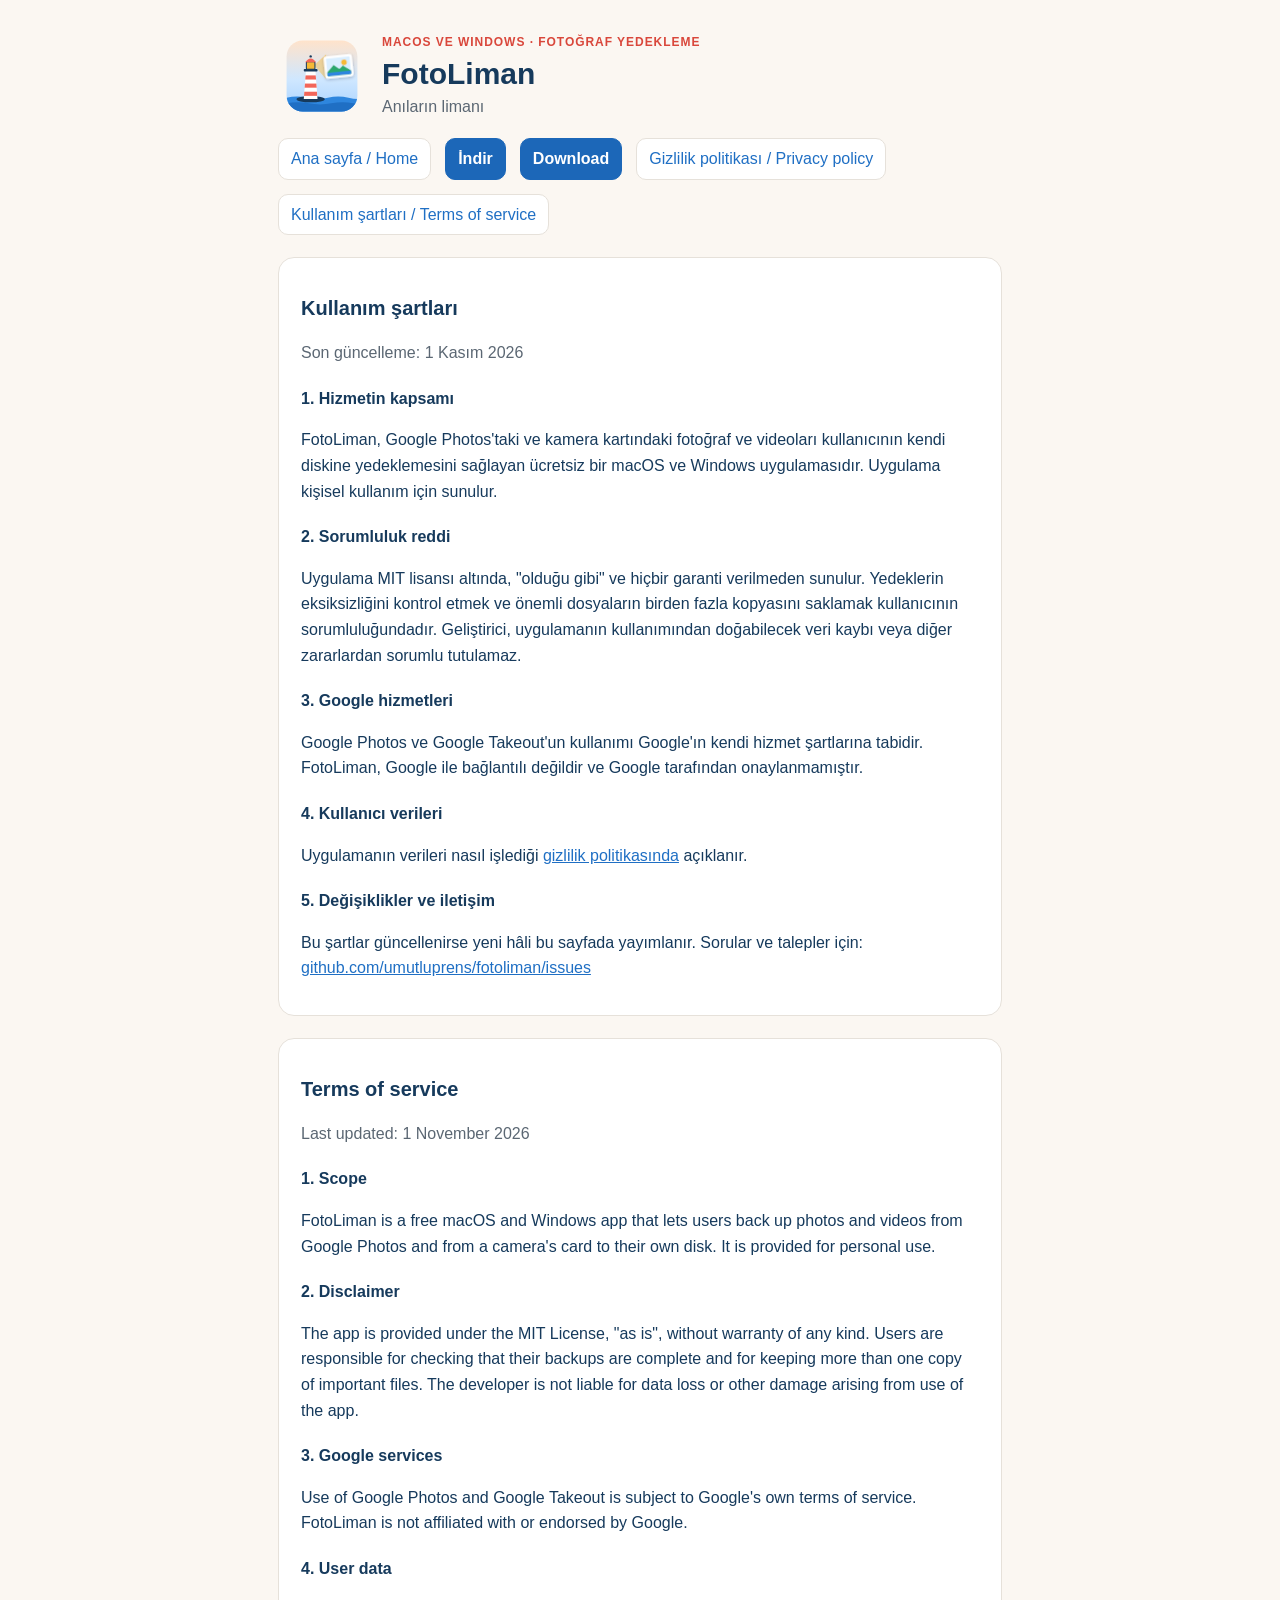
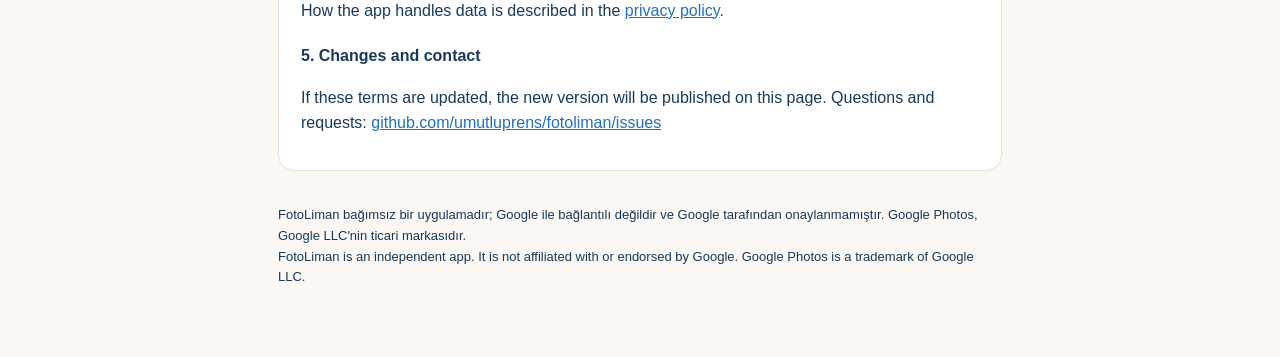
<file: terms.html>
<!doctype html>
<html lang="tr">
<head>
<meta charset="utf-8">
<meta name="viewport" content="width=device-width, initial-scale=1">
<title>FotoLiman kullanım şartları / Terms of service</title>
<meta name="description" content="FotoLiman kullanım şartları.">
<link rel="stylesheet" href="style.css">
</head>
<body>
<main>
<header>
<img src="logo.svg" width="88" height="88" alt="FotoLiman logosu">
<div>
<p class="tag">MACOS VE WINDOWS · FOTOĞRAF YEDEKLEME</p>
<h1>FotoLiman</h1>
<p class="muted" style="margin:2px 0 0">Anıların limanı</p>
</div>
</header>
<nav>
<a href="./">Ana sayfa / Home</a>
<a href="indir/" style="background:#1C67B8;color:#fff;border-color:#1C67B8;font-weight:600">İndir</a>
<a href="download/" style="background:#1C67B8;color:#fff;border-color:#1C67B8;font-weight:600">Download</a>
<a href="privacy.html">Gizlilik politikası / Privacy policy</a>
<a href="terms.html">Kullanım şartları / Terms of service</a>
</nav>
<section class="lang" lang="tr">

<h2>Kullanım şartları</h2>
<p class="muted">Son güncelleme: 1 Kasım 2026</p>
<h3>1. Hizmetin kapsamı</h3>
<p>FotoLiman, Google Photos'taki ve kamera kartındaki fotoğraf ve videoları kullanıcının kendi diskine yedeklemesini sağlayan ücretsiz bir macOS ve Windows uygulamasıdır. Uygulama kişisel kullanım için sunulur.</p>
<h3>2. Sorumluluk reddi</h3>
<p>Uygulama MIT lisansı altında, "olduğu gibi" ve hiçbir garanti verilmeden sunulur. Yedeklerin eksiksizliğini kontrol etmek ve önemli dosyaların birden fazla kopyasını saklamak kullanıcının sorumluluğundadır. Geliştirici, uygulamanın kullanımından doğabilecek veri kaybı veya diğer zararlardan sorumlu tutulamaz.</p>
<h3>3. Google hizmetleri</h3>
<p>Google Photos ve Google Takeout'un kullanımı Google'ın kendi hizmet şartlarına tabidir. FotoLiman, Google ile bağlantılı değildir ve Google tarafından onaylanmamıştır.</p>
<h3>4. Kullanıcı verileri</h3>
<p>Uygulamanın verileri nasıl işlediği <a href="privacy.html">gizlilik politikasında</a> açıklanır.</p>
<h3>5. Değişiklikler ve iletişim</h3>
<p>Bu şartlar güncellenirse yeni hâli bu sayfada yayımlanır. Sorular ve talepler için: <a href="https://github.com/umutluprens/fotoliman/issues">github.com/umutluprens/fotoliman/issues</a></p>

</section>
<section class="lang" lang="en">

<h2>Terms of service</h2>
<p class="muted">Last updated: 1 November 2026</p>
<h3>1. Scope</h3>
<p>FotoLiman is a free macOS and Windows app that lets users back up photos and videos from Google Photos and from a camera's card to their own disk. It is provided for personal use.</p>
<h3>2. Disclaimer</h3>
<p>The app is provided under the MIT License, "as is", without warranty of any kind. Users are responsible for checking that their backups are complete and for keeping more than one copy of important files. The developer is not liable for data loss or other damage arising from use of the app.</p>
<h3>3. Google services</h3>
<p>Use of Google Photos and Google Takeout is subject to Google's own terms of service. FotoLiman is not affiliated with or endorsed by Google.</p>
<h3>4. User data</h3>
<p>How the app handles data is described in the <a href="privacy.html">privacy policy</a>.</p>
<h3>5. Changes and contact</h3>
<p>If these terms are updated, the new version will be published on this page. Questions and requests: <a href="https://github.com/umutluprens/fotoliman/issues">github.com/umutluprens/fotoliman/issues</a></p>

</section>
<footer>
<p>FotoLiman bağımsız bir uygulamadır; Google ile bağlantılı değildir ve Google tarafından onaylanmamıştır. Google Photos, Google LLC'nin ticari markasıdır.<br>
FotoLiman is an independent app. It is not affiliated with or endorsed by Google. Google Photos is a trademark of Google LLC.</p>
</footer>
</main>
</body>
</html>
</file>
<file: style.css>
:root { --ink:#163A5C; --muted:#5B6773; --sea:#1F6FC4; --coral:#D9473B; --bg:#FBF7F2; --card:#FFFFFF; --line:#E6E1DA; }
@media (prefers-color-scheme: dark) {
  :root { --ink:#E8EEF5; --muted:#A7B3C0; --sea:#6CB4F5; --coral:#FF8A7E; --bg:#101B26; --card:#162432; --line:#26384A; }
}
* { box-sizing: border-box; }
body { margin:0; background:var(--bg); color:var(--ink); font:16px/1.6 -apple-system, BlinkMacSystemFont, "Segoe UI", Helvetica, Arial, sans-serif; }
main { max-width: 760px; margin: 0 auto; padding: 32px 18px 56px; }
header { display:flex; gap:16px; align-items:center; margin-bottom: 8px; }
header img { flex: none; }
h1 { font-size: 30px; line-height:1.2; margin: 0; }
.tag { color: var(--coral); font-weight: 600; letter-spacing: .08em; font-size: 12px; margin: 0 0 4px; }
h2 { font-size: 20px; margin: 30px 0 6px; }
h3 { font-size: 16px; margin: 20px 0 4px; }
p, li { color: var(--ink); }
.muted { color: var(--muted); }
a { color: var(--sea); }
nav { display:flex; gap: 14px; flex-wrap: wrap; margin: 18px 0 8px; }
nav a { text-decoration: none; padding: 7px 12px; border: 1px solid var(--line); border-radius: 10px; background: var(--card); }
section.lang { background: var(--card); border: 1px solid var(--line); border-radius: 16px; padding: 4px 22px 18px; margin-top: 22px; }
footer { margin-top: 34px; font-size: 13px; color: var(--muted); }
code { font-size: 14px; }
figure { margin: 18px 0 6px; }
figure img { display:block; width:100%; height:auto; border-radius: 12px; border: 1px solid var(--line); }
figcaption { font-size: 13px; color: var(--muted); margin-top: 6px; }
</file>
